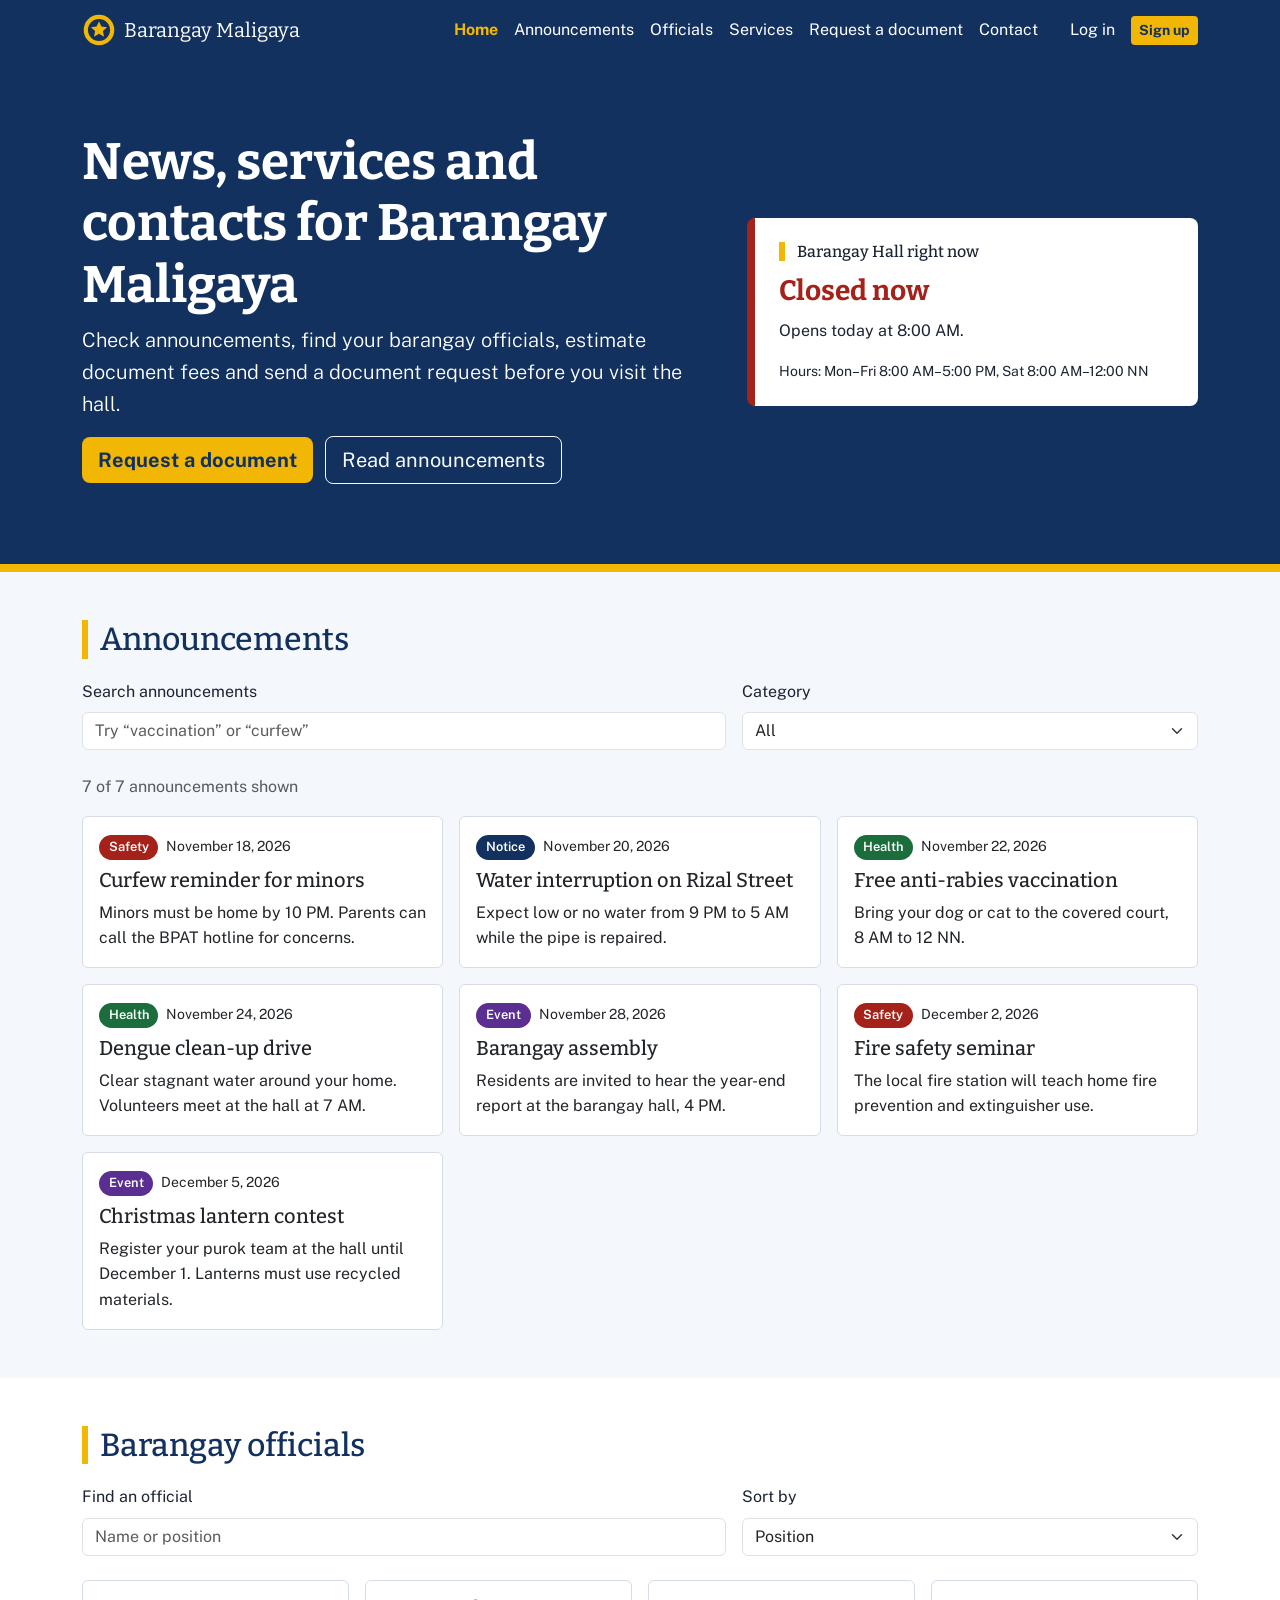
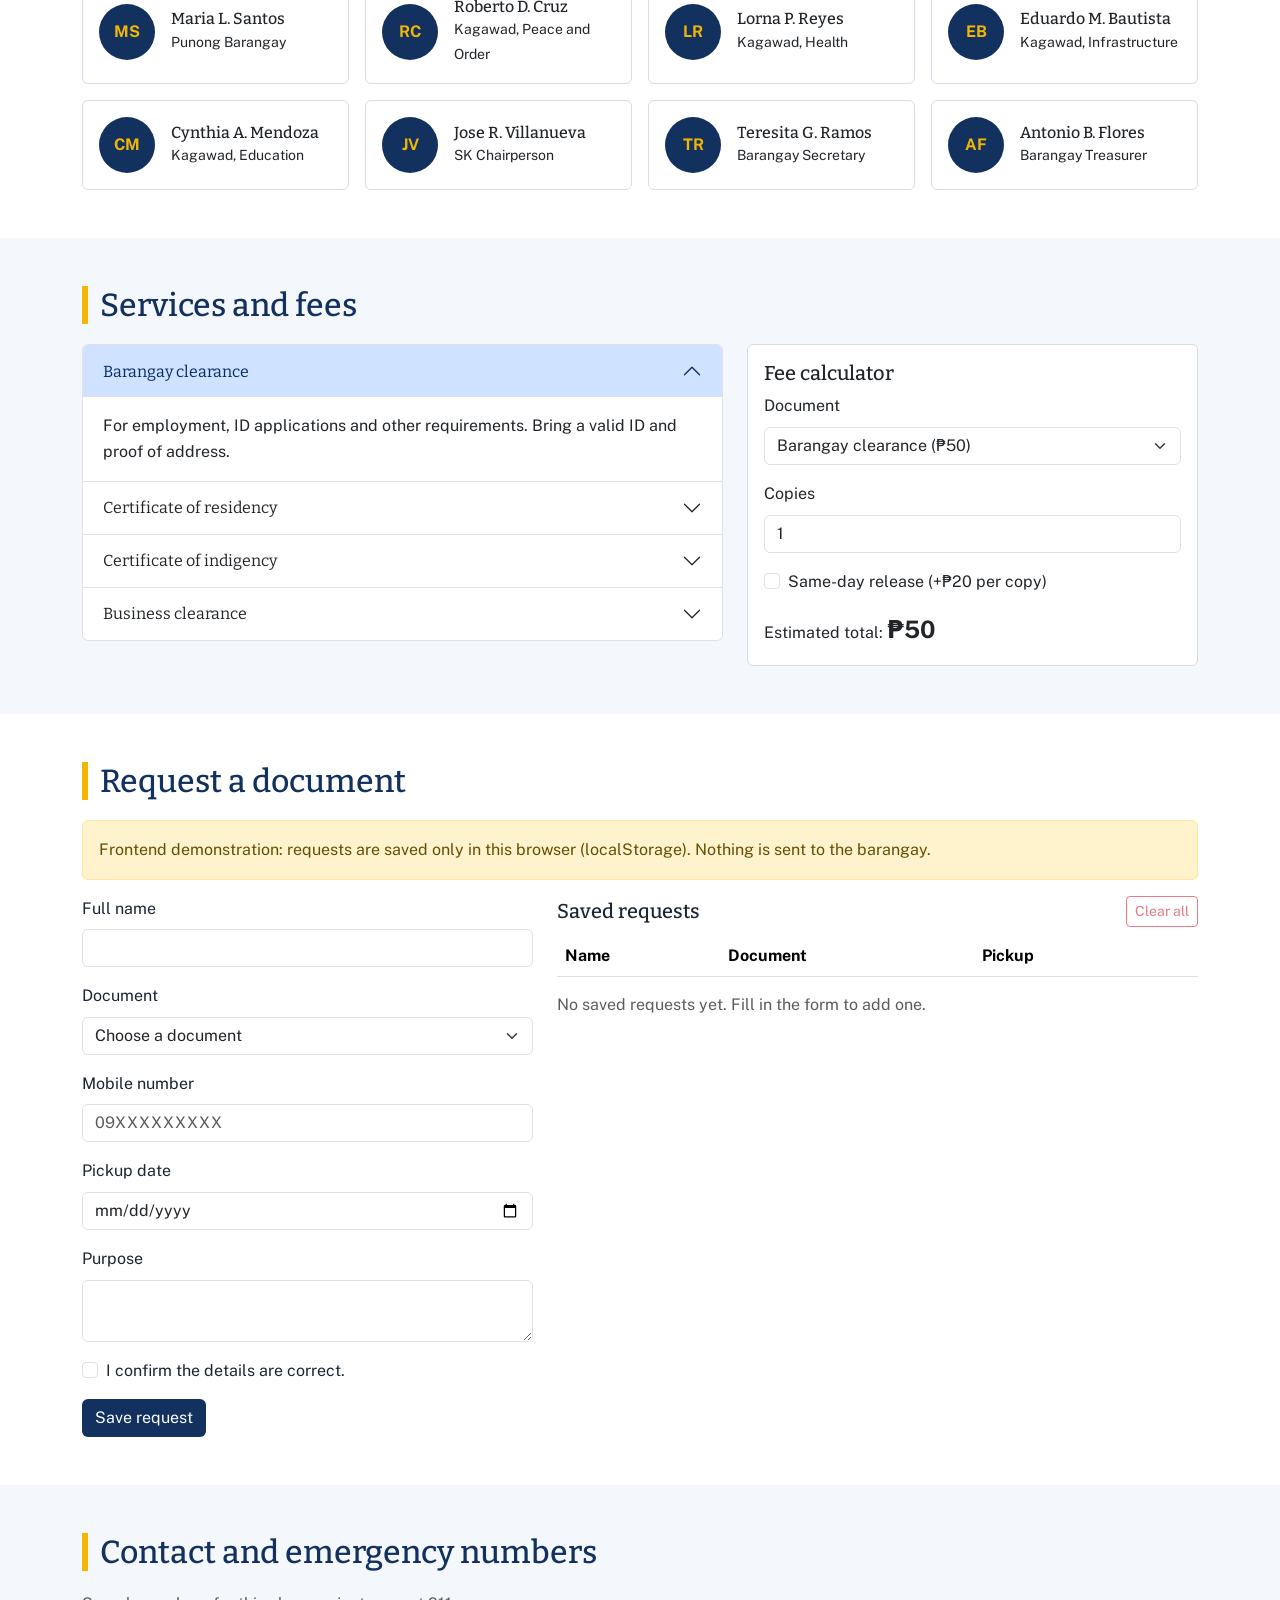
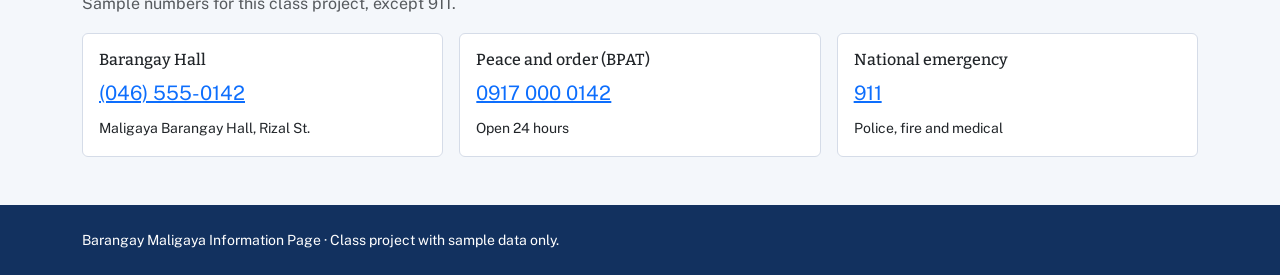
<file: index.html>
<!DOCTYPE html>
<html lang="en">
<head>
<meta charset="utf-8">
<meta name="viewport" content="width=device-width, initial-scale=1">
<title>Barangay Maligaya Information Page</title>
<meta name="description" content="Announcements, officials, services and document requests for Barangay Maligaya (sample data).">
<link href="https://cdn.jsdelivr.net/npm/bootstrap@5.3.3/dist/css/bootstrap.min.css" rel="stylesheet">
<link href="https://fonts.googleapis.com/css2?family=Bitter:wght@600;700&family=Public+Sans:wght@400;600;700&display=swap" rel="stylesheet">
<link href="css/style.css" rel="stylesheet">
</head>
<body data-bs-spy="scroll" data-bs-target="#mainNav" data-bs-offset="90">
<a class="skip-link" href="#main">Skip to main content</a>

<nav class="navbar navbar-expand-lg navbar-dark sticky-top bg-brand" aria-label="Main">
  <div class="container">
    <a class="navbar-brand d-flex align-items-center gap-2" href="#home">
      <svg width="34" height="34" viewBox="0 0 40 40" role="img" aria-label="Barangay seal"><circle cx="20" cy="20" r="18" fill="#F2B705"/><circle cx="20" cy="20" r="13" fill="#12315F"/><path d="M20 10l2.9 6 6.6.8-4.9 4.5 1.3 6.5-5.9-3.3-5.9 3.3 1.3-6.5-4.9-4.5 6.6-.8z" fill="#F2B705"/></svg>
      Barangay Maligaya
    </a>
    <button class="navbar-toggler" type="button" data-bs-toggle="collapse" data-bs-target="#mainNav" aria-controls="mainNav" aria-expanded="false" aria-label="Toggle navigation"><span class="navbar-toggler-icon"></span></button>
    <div class="collapse navbar-collapse" id="mainNav">
      <ul class="navbar-nav ms-auto">
        <li class="nav-item"><a class="nav-link" href="#home">Home</a></li>
        <li class="nav-item"><a class="nav-link" href="#announcements">Announcements</a></li>
        <li class="nav-item"><a class="nav-link" href="#officials">Officials</a></li>
        <li class="nav-item"><a class="nav-link" href="#services">Services</a></li>
        <li class="nav-item"><a class="nav-link" href="#request">Request a document</a></li>
        <li class="nav-item"><a class="nav-link" href="#contact">Contact</a></li>
      </ul>
      <ul id="authNav" class="navbar-nav align-items-lg-center ms-lg-3 gap-lg-2"></ul>
    </div>
  </div>
</nav>

<main id="main">
<section id="home" class="hero">
  <div class="container">
    <div class="row align-items-center g-4">
      <div class="col-lg-7">
        <h1>News, services and contacts for Barangay Maligaya</h1>
        <p class="lead">Check announcements, find your barangay officials, estimate document fees and send a document request before you visit the hall.</p>
        <a class="btn btn-sun btn-lg me-2 mb-2" href="#request">Request a document</a>
        <a class="btn btn-outline-light btn-lg mb-2" href="#announcements">Read announcements</a>
      </div>
      <div class="col-lg-5">
        <div class="status-card" role="status" aria-live="polite">
          <h2 class="h6 mb-2">Barangay Hall right now</h2>
          <p id="hallState" class="status-state mb-1">Checking…</p>
          <p id="hallNote" class="mb-3"></p>
          <p class="small mb-0">Hours: Mon–Fri 8:00 AM–5:00 PM, Sat 8:00 AM–12:00 NN</p>
        </div>
      </div>
    </div>
  </div>
</section>

<section id="announcements" class="py-5">
  <div class="container">
    <h2>Announcements</h2>
    <form class="row g-3 mb-4" role="search" onsubmit="return false">
      <div class="col-md-7"><label for="annSearch" class="form-label">Search announcements</label>
        <input id="annSearch" type="search" class="form-control" placeholder="Try “vaccination” or “curfew”"></div>
      <div class="col-md-5"><label for="annCat" class="form-label">Category</label>
        <select id="annCat" class="form-select"><option>All</option><option>Health</option><option>Event</option><option>Notice</option><option>Safety</option></select></div>
    </form>
    <p id="annCount" class="text-muted" aria-live="polite"></p>
    <div id="annList" class="row g-3"></div>
    <p id="annEmpty" class="alert alert-info" hidden>No announcements match your search. Clear the search or choose “All”.</p>
  </div>
</section>

<section id="officials" class="py-5 bg-white">
  <div class="container">
    <h2>Barangay officials</h2>
    <form class="row g-3 mb-4" onsubmit="return false">
      <div class="col-md-7"><label for="offSearch" class="form-label">Find an official</label>
        <input id="offSearch" type="search" class="form-control" placeholder="Name or position"></div>
      <div class="col-md-5"><label for="offSort" class="form-label">Sort by</label>
        <select id="offSort" class="form-select"><option value="rank">Position</option><option value="name">Name (A–Z)</option></select></div>
    </form>
    <div id="offList" class="row g-3"></div>
    <p id="offEmpty" class="alert alert-info" hidden>No official found. Check the spelling or clear the search.</p>
  </div>
</section>

<section id="services" class="py-5">
  <div class="container">
    <h2>Services and fees</h2>
    <div class="row g-4">
      <div class="col-lg-7">
        <div class="accordion" id="svcAcc">
          <div class="accordion-item"><h3 class="accordion-header"><button class="accordion-button" type="button" data-bs-toggle="collapse" data-bs-target="#s1" aria-expanded="true" aria-controls="s1">Barangay clearance</button></h3>
            <div id="s1" class="accordion-collapse collapse show" data-bs-parent="#svcAcc"><div class="accordion-body">For employment, ID applications and other requirements. Bring a valid ID and proof of address.</div></div></div>
          <div class="accordion-item"><h3 class="accordion-header"><button class="accordion-button collapsed" type="button" data-bs-toggle="collapse" data-bs-target="#s2" aria-expanded="false" aria-controls="s2">Certificate of residency</button></h3>
            <div id="s2" class="accordion-collapse collapse" data-bs-parent="#svcAcc"><div class="accordion-body">Proves you live in the barangay. Bring a valid ID and a utility bill or lease.</div></div></div>
          <div class="accordion-item"><h3 class="accordion-header"><button class="accordion-button collapsed" type="button" data-bs-toggle="collapse" data-bs-target="#s3" aria-expanded="false" aria-controls="s3">Certificate of indigency</button></h3>
            <div id="s3" class="accordion-collapse collapse" data-bs-parent="#svcAcc"><div class="accordion-body">Free. Used for medical, school and legal assistance. A short interview with the barangay secretary is required.</div></div></div>
          <div class="accordion-item"><h3 class="accordion-header"><button class="accordion-button collapsed" type="button" data-bs-toggle="collapse" data-bs-target="#s4" aria-expanded="false" aria-controls="s4">Business clearance</button></h3>
            <div id="s4" class="accordion-collapse collapse" data-bs-parent="#svcAcc"><div class="accordion-body">For new and renewing small businesses. Bring your DTI registration and a sketch of the business location.</div></div></div>
        </div>
      </div>
      <div class="col-lg-5">
        <div class="card"><div class="card-body">
          <h3 class="h5">Fee calculator</h3>
          <div class="mb-3"><label for="calcDoc" class="form-label">Document</label><select id="calcDoc" class="form-select"></select></div>
          <div class="mb-3"><label for="calcQty" class="form-label">Copies</label><input id="calcQty" type="number" class="form-control" min="1" max="10" value="1"></div>
          <div class="form-check mb-3"><input id="calcRush" class="form-check-input" type="checkbox"><label for="calcRush" class="form-check-label">Same-day release (+₱20 per copy)</label></div>
          <p class="mb-0">Estimated total: <strong id="calcTotal" class="fs-4">₱0</strong></p>
        </div></div>
      </div>
    </div>
  </div>
</section>

<section id="request" class="py-5 bg-white">
  <div class="container">
    <h2>Request a document</h2>
    <div class="alert alert-warning">Frontend demonstration: requests are saved only in this browser (localStorage). Nothing is sent to the barangay.</div>
    <div class="row g-4">
      <div class="col-lg-5">
        <form id="reqForm" novalidate>
          <div class="mb-3"><label for="fName" class="form-label">Full name</label>
            <input id="fName" class="form-control" required minlength="3" autocomplete="name">
            <div class="invalid-feedback">Enter your full name (at least 3 characters).</div></div>
          <div class="mb-3"><label for="fDoc" class="form-label">Document</label>
            <select id="fDoc" class="form-select" required><option value="">Choose a document</option></select>
            <div class="invalid-feedback">Choose the document you need.</div></div>
          <div class="mb-3"><label for="fPhone" class="form-label">Mobile number</label>
            <input id="fPhone" class="form-control" required pattern="09[0-9]{9}" inputmode="numeric" placeholder="09XXXXXXXXX" autocomplete="tel">
            <div class="invalid-feedback">Use an 11-digit mobile number that starts with 09.</div></div>
          <div class="mb-3"><label for="fDate" class="form-label">Pickup date</label>
            <input id="fDate" type="date" class="form-control" required>
            <div class="invalid-feedback">Pick today or a later date.</div></div>
          <div class="mb-3"><label for="fPurpose" class="form-label">Purpose</label>
            <textarea id="fPurpose" class="form-control" rows="2" required minlength="5"></textarea>
            <div class="invalid-feedback">Tell us the purpose (at least 5 characters).</div></div>
          <div class="form-check mb-3"><input id="fAgree" type="checkbox" class="form-check-input" required><label for="fAgree" class="form-check-label">I confirm the details are correct.</label>
            <div class="invalid-feedback">Please confirm before saving.</div></div>
          <button class="btn btn-brand" type="submit">Save request</button>
        </form>
      </div>
      <div class="col-lg-7">
        <div class="d-flex justify-content-between align-items-center mb-2">
          <h3 class="h5 mb-0">Saved requests</h3>
          <button id="clearAll" class="btn btn-outline-danger btn-sm" type="button">Clear all</button>
        </div>
        <div class="table-responsive">
          <table class="table align-middle">
            <caption class="visually-hidden">Document requests saved in this browser</caption>
            <thead><tr><th scope="col">Name</th><th scope="col">Document</th><th scope="col">Pickup</th><th scope="col"><span class="visually-hidden">Action</span></th></tr></thead>
            <tbody id="reqBody"></tbody>
          </table>
        </div>
        <p id="reqEmpty" class="text-muted">No saved requests yet. Fill in the form to add one.</p>
      </div>
    </div>
  </div>
</section>

<section id="contact" class="py-5">
  <div class="container">
    <h2>Contact and emergency numbers</h2>
    <p class="text-muted">Sample numbers for this class project, except 911.</p>
    <div class="row g-3">
      <div class="col-md-4"><div class="card h-100"><div class="card-body"><h3 class="h6">Barangay Hall</h3><a class="fs-5" href="tel:0465550142">(046) 555-0142</a><p class="small mb-0 mt-2">Maligaya Barangay Hall, Rizal St.</p></div></div></div>
      <div class="col-md-4"><div class="card h-100"><div class="card-body"><h3 class="h6">Peace and order (BPAT)</h3><a class="fs-5" href="tel:09170000142">0917 000 0142</a><p class="small mb-0 mt-2">Open 24 hours</p></div></div></div>
      <div class="col-md-4"><div class="card h-100"><div class="card-body"><h3 class="h6">National emergency</h3><a class="fs-5" href="tel:911">911</a><p class="small mb-0 mt-2">Police, fire and medical</p></div></div></div>
    </div>
  </div>
</section>
</main>

<footer class="bg-brand text-white py-4"><div class="container small">Barangay Maligaya Information Page · Class project with sample data only.</div></footer>

<div class="toast-container position-fixed bottom-0 end-0 p-3">
  <div id="toast" class="toast text-bg-success" role="status" aria-live="polite" aria-atomic="true"><div class="d-flex"><div id="toastMsg" class="toast-body"></div><button type="button" class="btn-close btn-close-white me-2 m-auto" data-bs-dismiss="toast" aria-label="Close"></button></div></div>
</div>

<script src="https://cdn.jsdelivr.net/npm/bootstrap@5.3.3/dist/js/bootstrap.bundle.min.js"></script>
<script src="js/script.js"></script>
<script src="js/auth.js"></script>
</body>
</html>
</file>
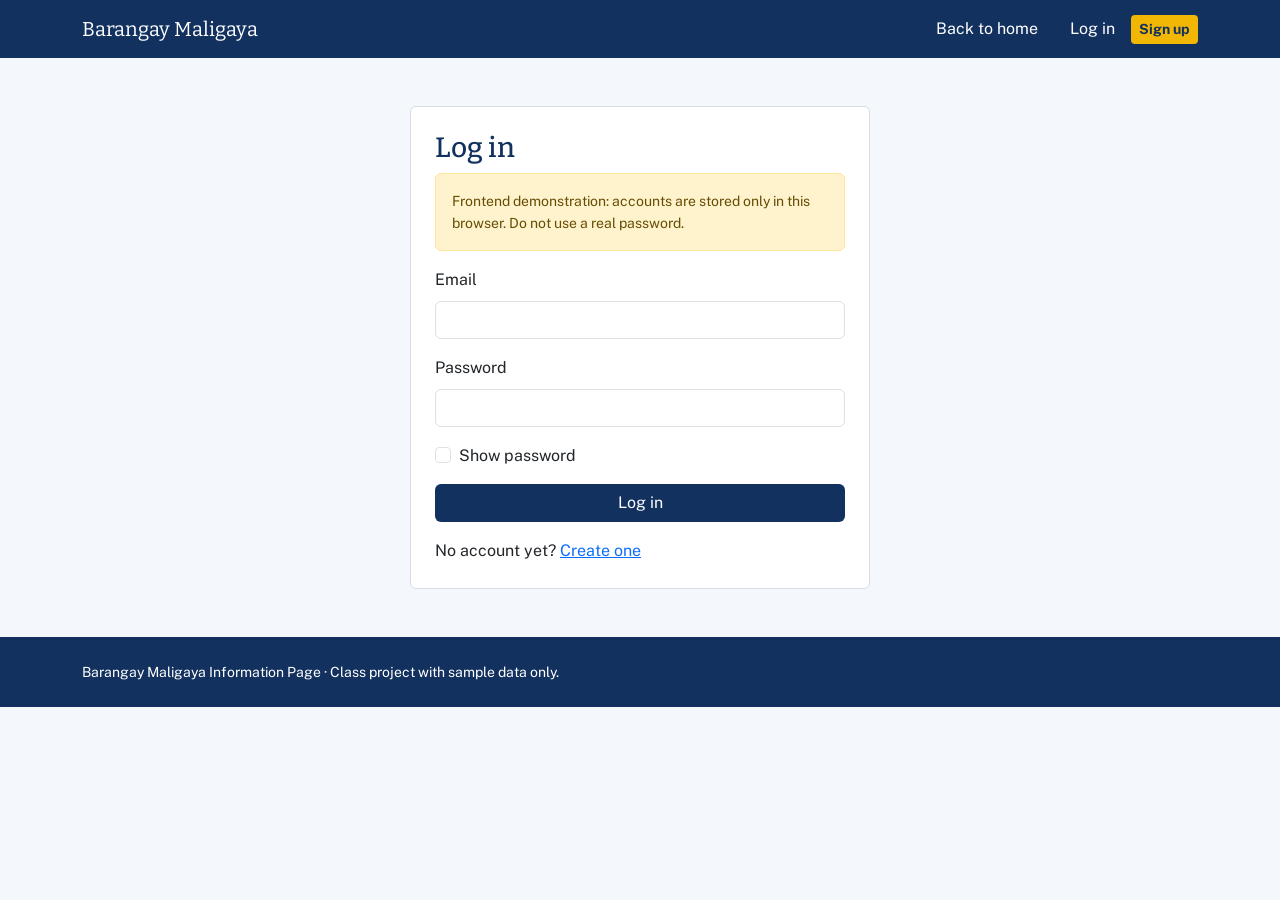
<file: login.html>
<!DOCTYPE html>
<html lang="en">
<head>
<meta charset="utf-8">
<meta name="viewport" content="width=device-width, initial-scale=1">
<title>Log in · Barangay Maligaya</title>
<link href="https://cdn.jsdelivr.net/npm/bootstrap@5.3.3/dist/css/bootstrap.min.css" rel="stylesheet">
<link href="https://fonts.googleapis.com/css2?family=Bitter:wght@600;700&family=Public+Sans:wght@400;600;700&display=swap" rel="stylesheet">
<link href="css/style.css" rel="stylesheet">
</head>
<body>
<a class="skip-link" href="#main">Skip to main content</a>
<nav class="navbar navbar-expand-lg navbar-dark bg-brand" aria-label="Main">
  <div class="container">
    <a class="navbar-brand" href="index.html">Barangay Maligaya</a>
    <button class="navbar-toggler" type="button" data-bs-toggle="collapse" data-bs-target="#mainNav" aria-controls="mainNav" aria-expanded="false" aria-label="Toggle navigation"><span class="navbar-toggler-icon"></span></button>
    <div class="collapse navbar-collapse" id="mainNav">
      <ul class="navbar-nav ms-auto"><li class="nav-item"><a class="nav-link" href="index.html">Back to home</a></li></ul>
      <ul id="authNav" class="navbar-nav align-items-lg-center ms-lg-3 gap-lg-2"></ul>
    </div>
  </div>
</nav>
<main id="main" class="container">
<div class="card auth-card"><div class="card-body p-4">
  <h1 class="h3 text-brand">Log in</h1>
  <div class="alert alert-warning small">Frontend demonstration: accounts are stored only in this browser. Do not use a real password.</div>
  <div id="regOk" class="alert alert-success" hidden>Account created. Log in to continue.</div>
  <div id="authError" class="alert alert-danger" role="alert" hidden></div>
  <form id="loginForm" novalidate>
    <div class="mb-3"><label for="lEmail" class="form-label">Email</label>
      <input id="lEmail" type="email" class="form-control" required autocomplete="email">
      <div class="invalid-feedback">Enter a valid email address.</div></div>
    <div class="mb-3"><label for="lPass" class="form-label">Password</label>
      <input id="lPass" type="password" class="form-control" required data-pw autocomplete="current-password">
      <div class="invalid-feedback">Enter your password.</div></div>
    <div class="form-check mb-3"><input id="showPw" type="checkbox" class="form-check-input"><label for="showPw" class="form-check-label">Show password</label></div>
    <button class="btn btn-brand w-100" type="submit">Log in</button>
  </form>
  <p class="mt-3 mb-0">No account yet? <a href="signup.html">Create one</a></p>
</div></div>
</main>
<footer class="bg-brand text-white py-4 mt-5"><div class="container small">Barangay Maligaya Information Page · Class project with sample data only.</div></footer>
<script src="https://cdn.jsdelivr.net/npm/bootstrap@5.3.3/dist/js/bootstrap.bundle.min.js"></script>
<script src="js/auth.js"></script>
</body>
</html>
</file>
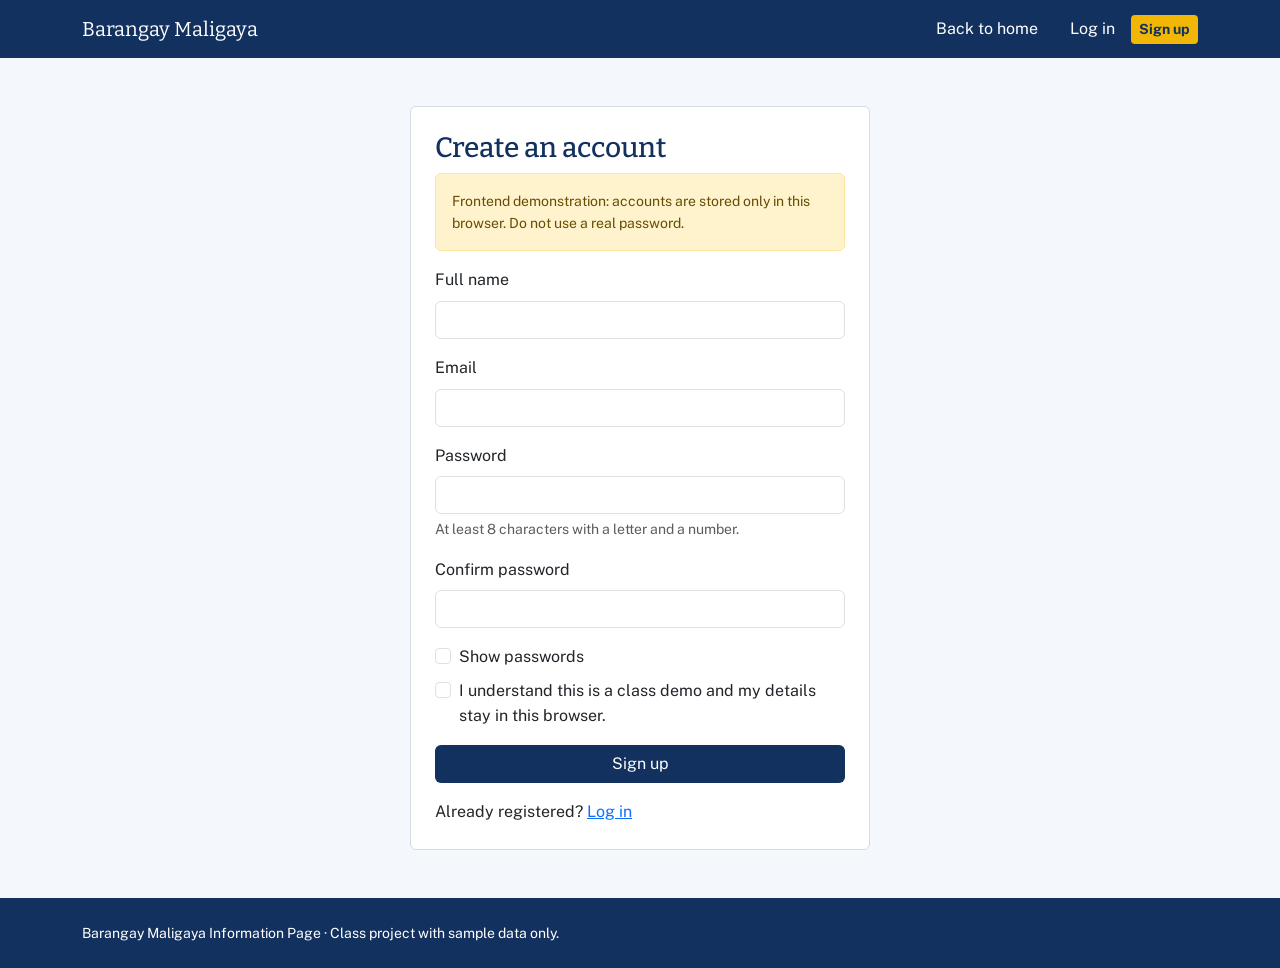
<file: signup.html>
<!DOCTYPE html>
<html lang="en">
<head>
<meta charset="utf-8">
<meta name="viewport" content="width=device-width, initial-scale=1">
<title>Sign up · Barangay Maligaya</title>
<link href="https://cdn.jsdelivr.net/npm/bootstrap@5.3.3/dist/css/bootstrap.min.css" rel="stylesheet">
<link href="https://fonts.googleapis.com/css2?family=Bitter:wght@600;700&family=Public+Sans:wght@400;600;700&display=swap" rel="stylesheet">
<link href="css/style.css" rel="stylesheet">
</head>
<body>
<a class="skip-link" href="#main">Skip to main content</a>
<nav class="navbar navbar-expand-lg navbar-dark bg-brand" aria-label="Main">
  <div class="container">
    <a class="navbar-brand" href="index.html">Barangay Maligaya</a>
    <button class="navbar-toggler" type="button" data-bs-toggle="collapse" data-bs-target="#mainNav" aria-controls="mainNav" aria-expanded="false" aria-label="Toggle navigation"><span class="navbar-toggler-icon"></span></button>
    <div class="collapse navbar-collapse" id="mainNav">
      <ul class="navbar-nav ms-auto"><li class="nav-item"><a class="nav-link" href="index.html">Back to home</a></li></ul>
      <ul id="authNav" class="navbar-nav align-items-lg-center ms-lg-3 gap-lg-2"></ul>
    </div>
  </div>
</nav>
<main id="main" class="container">
<div class="card auth-card"><div class="card-body p-4">
  <h1 class="h3 text-brand">Create an account</h1>
  <div class="alert alert-warning small">Frontend demonstration: accounts are stored only in this browser. Do not use a real password.</div>
  <form id="signupForm" novalidate>
    <div class="mb-3"><label for="sName" class="form-label">Full name</label>
      <input id="sName" class="form-control" required minlength="3" autocomplete="name">
      <div class="invalid-feedback">Enter your full name (at least 3 characters).</div></div>
    <div class="mb-3"><label for="sEmail" class="form-label">Email</label>
      <input id="sEmail" type="email" class="form-control" required autocomplete="email">
      <div id="sEmailMsg" class="invalid-feedback">Enter a valid email address.</div></div>
    <div class="mb-3"><label for="sPass" class="form-label">Password</label>
      <input id="sPass" type="password" class="form-control" required data-pw pattern="(?=.*[A-Za-z])(?=.*[0-9]).{8,}" autocomplete="new-password" aria-describedby="pwHelp">
      <div id="pwHelp" class="form-text">At least 8 characters with a letter and a number.</div>
      <div class="invalid-feedback">Use at least 8 characters with a letter and a number.</div></div>
    <div class="mb-3"><label for="sConfirm" class="form-label">Confirm password</label>
      <input id="sConfirm" type="password" class="form-control" required data-pw autocomplete="new-password">
      <div class="invalid-feedback">Passwords do not match.</div></div>
    <div class="form-check mb-2"><input id="showPw" type="checkbox" class="form-check-input"><label for="showPw" class="form-check-label">Show passwords</label></div>
    <div class="form-check mb-3"><input id="sAgree" type="checkbox" class="form-check-input" required><label for="sAgree" class="form-check-label">I understand this is a class demo and my details stay in this browser.</label>
      <div class="invalid-feedback">Please confirm before signing up.</div></div>
    <button class="btn btn-brand w-100" type="submit">Sign up</button>
  </form>
  <p class="mt-3 mb-0">Already registered? <a href="login.html">Log in</a></p>
</div></div>
</main>
<footer class="bg-brand text-white py-4 mt-5"><div class="container small">Barangay Maligaya Information Page · Class project with sample data only.</div></footer>
<script src="https://cdn.jsdelivr.net/npm/bootstrap@5.3.3/dist/js/bootstrap.bundle.min.js"></script>
<script src="js/auth.js"></script>
</body>
</html>
</file>
<file: css/style.css>
:root{--brand:#12315F;--sun:#F2B705;--paper:#F4F7FB;--ink:#1B2433;--ok:#1B6E3C;--bad:#A4221A}
body{font-family:"Public Sans",system-ui,sans-serif;background:var(--paper);color:var(--ink);line-height:1.6}
h1,h2,h3,.navbar-brand{font-family:Bitter,Georgia,serif}
h2{color:var(--brand);margin-bottom:1.25rem;padding-left:.75rem;border-left:6px solid var(--sun)}
section{scroll-margin-top:70px}
.bg-brand{background:var(--brand)}
.skip-link{position:absolute;left:-999px;top:0;background:var(--sun);color:var(--brand);padding:.5rem 1rem;z-index:2000}
.skip-link:focus{left:0}
:focus-visible{outline:3px solid var(--brand);outline-offset:2px;box-shadow:0 0 0 5px #fff}
.navbar :focus-visible,.hero :focus-visible,footer :focus-visible{outline-color:var(--sun);box-shadow:none}
.navbar .nav-link{color:#fff}.navbar .nav-link.active{color:var(--sun);font-weight:700}
.hero{background:var(--brand);color:#fff;padding:4.5rem 0;border-bottom:8px solid var(--sun)}
.hero h1{font-size:clamp(2rem,5vw,3.2rem);font-weight:700}
.btn-sun{background:var(--sun);color:var(--brand);font-weight:700;border:0}
.btn-sun:hover{background:#ffd043;color:var(--brand)}
.btn-brand{background:var(--brand);color:#fff}.btn-brand:hover{background:#0c2347;color:#fff}
.status-card{background:#fff;color:var(--ink);border-radius:.5rem;padding:1.5rem;border-left:8px solid var(--ok)}
.status-card.closed{border-left-color:var(--bad)}
.status-state{font-family:Bitter,serif;font-size:1.75rem;font-weight:700;color:var(--ok)}
.status-card.closed .status-state{color:var(--bad)}
.tag{display:inline-block;padding:.15rem .6rem;border-radius:1rem;font-size:.8rem;font-weight:600;color:#fff}
.tag-health{background:#1B6E3C}.tag-event{background:#5B2E91}.tag-notice{background:#12315F}.tag-safety{background:#A4221A}
.avatar{width:56px;height:56px;border-radius:50%;background:var(--brand);color:var(--sun);display:flex;align-items:center;justify-content:center;font-weight:700;flex:none}
.card{border:1px solid #d5dce8}
@media (prefers-reduced-motion:reduce){*{scroll-behavior:auto!important;transition:none!important}}
.auth-card{max-width:460px;margin:3rem auto 0}
.text-brand{color:var(--brand)}
</file>
